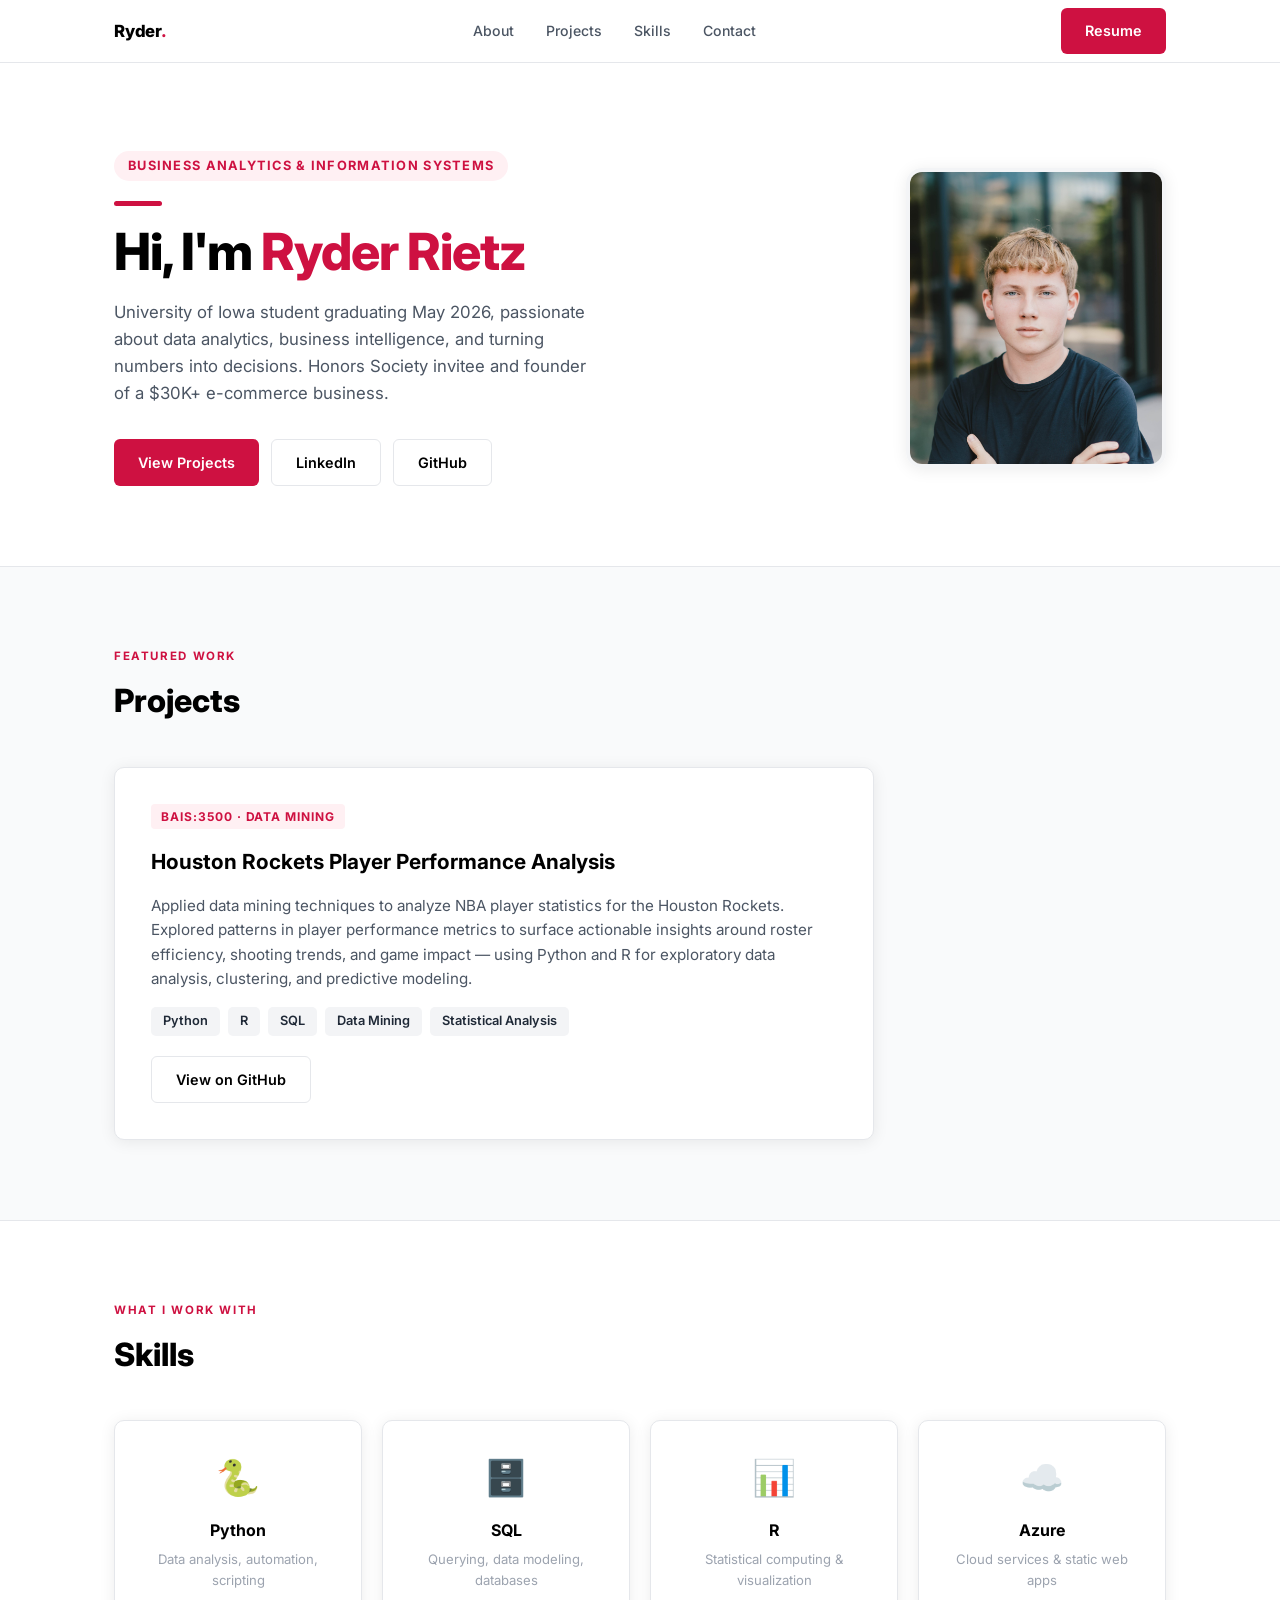
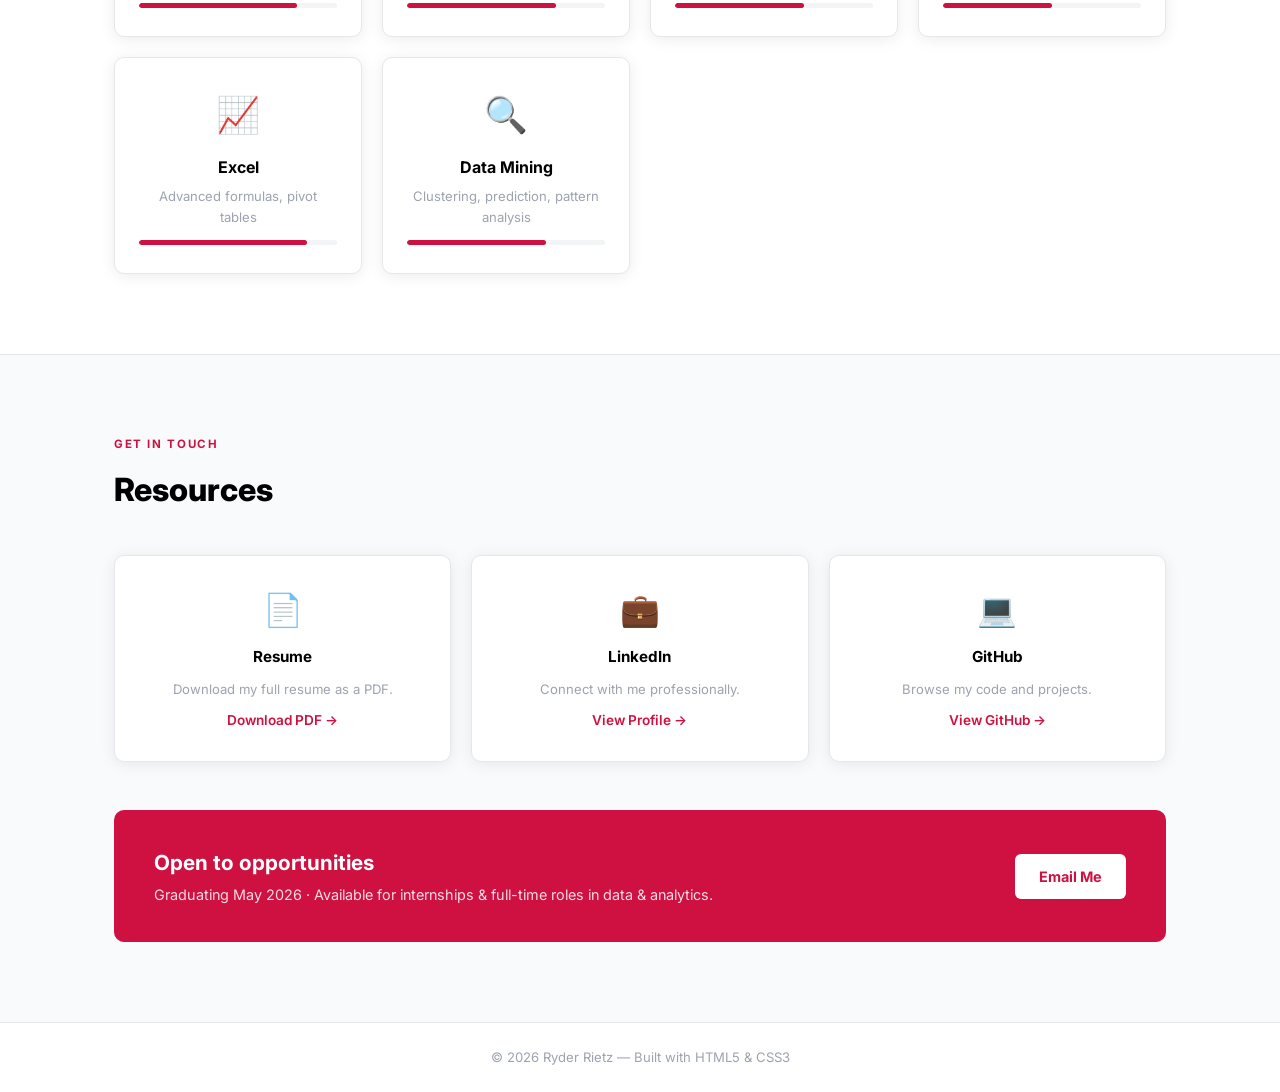
<file: index.html>
<!DOCTYPE html>
<html lang="en">
<head>
  <meta charset="UTF-8" />
  <meta name="viewport" content="width=device-width, initial-scale=1.0" />
  <meta name="description" content="Ryder Rietz — Business Analytics & Information Systems student at the University of Iowa." />
  <title>Ryder Rietz | Portfolio</title>
  <link rel="stylesheet" href="style.css" />
</head>
<body>

  <!-- ─── Header ──────────────────────────────────────── -->
  <header>
    <div class="container nav-inner">
      <a href="#hero" class="nav-logo">Ryder<span>.</span></a>
      <nav aria-label="Primary navigation">
        <ul>
          <li><a href="#hero">About</a></li>
          <li><a href="#projects">Projects</a></li>
          <li><a href="#skills">Skills</a></li>
          <li><a href="#contact">Contact</a></li>
        </ul>
      </nav>
      <a href="Your_Resume.pdf" target="_blank" rel="noopener" class="btn btn-primary">Resume</a>
    </div>
  </header>

  <main>

    <!-- ─── Hero ─────────────────────────────────────────── -->
    <section id="hero" aria-label="Introduction">
      <div class="container hero-inner">

        <div class="hero-text">
          <span class="hero-eyebrow">Business Analytics &amp; Information Systems</span>
          <span class="hero-accent"></span>
          <h1>Hi, I'm <span>Ryder Rietz</span></h1>
          <p>
            University of Iowa student graduating May 2026, passionate about data analytics,
            business intelligence, and turning numbers into decisions. Honors Society invitee
            and founder of a $30K+ e-commerce business.
          </p>
          <div class="hero-buttons">
            <a href="#projects" class="btn btn-primary">View Projects</a>
            <a href="https://www.linkedin.com/in/ryder-rietz-9258b3332/" target="_blank" rel="noopener" class="btn btn-outline">LinkedIn</a>
            <a href="https://github.com/RyderRietz" target="_blank" rel="noopener" class="btn btn-outline">GitHub</a>
          </div>
        </div>

        <div class="hero-photo">
          <img src="images/headshot.jpg" alt="Ryder Rietz profile photo" />
        </div>

      </div>
    </section>

    <!-- ─── Projects ──────────────────────────────────────── -->
    <section id="projects" aria-label="Featured projects">
      <div class="container">
        <p class="section-label">Featured Work</p>
        <h2 class="section-title">Projects</h2>

        <div class="project-card">
          <span class="project-tag">BAIS:3500 &middot; Data Mining</span>
          <h3>Houston Rockets Player Performance Analysis</h3>
          <p>
            Applied data mining techniques to analyze NBA player statistics for the Houston Rockets.
            Explored patterns in player performance metrics to surface actionable insights around
            roster efficiency, shooting trends, and game impact — using Python and R for
            exploratory data analysis, clustering, and predictive modeling.
          </p>
          <div class="project-tech">
            <span class="tech-badge">Python</span>
            <span class="tech-badge">R</span>
            <span class="tech-badge">SQL</span>
            <span class="tech-badge">Data Mining</span>
            <span class="tech-badge">Statistical Analysis</span>
          </div>
          <div class="project-links">
            <a href="https://github.com/RyderRietz" target="_blank" rel="noopener" class="btn btn-outline">View on GitHub</a>
          </div>
        </div>

      </div>
    </section>

    <!-- ─── Skills ────────────────────────────────────────── -->
    <section id="skills" aria-label="Technical skills">
      <div class="container">
        <p class="section-label">What I Work With</p>
        <h2 class="section-title">Skills</h2>

        <div class="skills-grid">

          <div class="skill-card">
            <div class="skill-icon" aria-hidden="true">🐍</div>
            <h4>Python</h4>
            <p>Data analysis, automation, scripting</p>
            <div class="skill-bar-wrap">
              <div class="skill-bar" style="width:80%"></div>
            </div>
          </div>

          <div class="skill-card">
            <div class="skill-icon" aria-hidden="true">🗄️</div>
            <h4>SQL</h4>
            <p>Querying, data modeling, databases</p>
            <div class="skill-bar-wrap">
              <div class="skill-bar" style="width:75%"></div>
            </div>
          </div>

          <div class="skill-card">
            <div class="skill-icon" aria-hidden="true">📊</div>
            <h4>R</h4>
            <p>Statistical computing &amp; visualization</p>
            <div class="skill-bar-wrap">
              <div class="skill-bar" style="width:65%"></div>
            </div>
          </div>

          <div class="skill-card">
            <div class="skill-icon" aria-hidden="true">☁️</div>
            <h4>Azure</h4>
            <p>Cloud services &amp; static web apps</p>
            <div class="skill-bar-wrap">
              <div class="skill-bar" style="width:55%"></div>
            </div>
          </div>

          <div class="skill-card">
            <div class="skill-icon" aria-hidden="true">📈</div>
            <h4>Excel</h4>
            <p>Advanced formulas, pivot tables</p>
            <div class="skill-bar-wrap">
              <div class="skill-bar" style="width:85%"></div>
            </div>
          </div>

          <div class="skill-card">
            <div class="skill-icon" aria-hidden="true">🔍</div>
            <h4>Data Mining</h4>
            <p>Clustering, prediction, pattern analysis</p>
            <div class="skill-bar-wrap">
              <div class="skill-bar" style="width:70%"></div>
            </div>
          </div>

        </div>
      </div>
    </section>

    <!-- ─── Resources / Contact ───────────────────────────── -->
    <section id="contact" aria-label="Resources and contact">
      <div class="container">
        <p class="section-label">Get in Touch</p>
        <h2 class="section-title">Resources</h2>

        <div class="resources-grid">

          <div class="resource-card">
            <div class="resource-icon" aria-hidden="true">📄</div>
            <h4>Resume</h4>
            <p>Download my full resume as a PDF.</p>
            <a href="Your_Resume.pdf" target="_blank" rel="noopener">Download PDF &rarr;</a>
          </div>

          <div class="resource-card">
            <div class="resource-icon" aria-hidden="true">💼</div>
            <h4>LinkedIn</h4>
            <p>Connect with me professionally.</p>
            <a href="https://www.linkedin.com/in/ryder-rietz-9258b3332/" target="_blank" rel="noopener">View Profile &rarr;</a>
          </div>

          <div class="resource-card">
            <div class="resource-icon" aria-hidden="true">💻</div>
            <h4>GitHub</h4>
            <p>Browse my code and projects.</p>
            <a href="https://github.com/RyderRietz" target="_blank" rel="noopener">View GitHub &rarr;</a>
          </div>

        </div>

        <div class="contact-bar">
          <div>
            <h3>Open to opportunities</h3>
            <p>Graduating May 2026 &middot; Available for internships &amp; full-time roles in data &amp; analytics.</p>
          </div>
          <a href="mailto:Jrietz@uiowa.edu" class="btn btn-white">Email Me</a>
        </div>

      </div>
    </section>

  </main>

  <!-- ─── Footer ───────────────────────────────────────── -->
  <footer>
    <p>&copy; 2026 Ryder Rietz &mdash; Built with HTML5 &amp; CSS3</p>
  </footer>

</body>
</html>
</file>
<file: style.css>
@import url('https://fonts.googleapis.com/css2?family=Inter:wght@400;500;600;700;800&display=swap');

/* ─── Reset & Base ─────────────────────────────────── */
*, *::before, *::after {
  box-sizing: border-box;
  margin: 0;
  padding: 0;
}

:root {
  --red:      #CE1141;
  --black:    #000000;
  --white:    #FFFFFF;
  --gray-50:  #F9FAFB;
  --gray-100: #F3F4F6;
  --gray-200: #E5E7EB;
  --gray-400: #9CA3AF;
  --gray-600: #4B5563;
  --gray-800: #1F2937;
  --font:     'Inter', Arial, sans-serif;
  --max-w:    1100px;
  --radius:   10px;
  --shadow:   0 2px 16px rgba(0,0,0,0.08);
}

html { scroll-behavior: smooth; }

body {
  font-family: var(--font);
  color: var(--black);
  background: var(--white);
  line-height: 1.6;
}

a { color: inherit; text-decoration: none; }
img { display: block; max-width: 100%; }

/* ─── Utility ───────────────────────────────────────── */
.container {
  width: 100%;
  max-width: var(--max-w);
  margin: 0 auto;
  padding: 0 24px;
}

.btn {
  display: inline-flex;
  align-items: center;
  gap: 8px;
  padding: 11px 24px;
  border-radius: 6px;
  font-weight: 600;
  font-size: 0.9rem;
  transition: transform 0.18s, box-shadow 0.18s, background 0.18s, color 0.18s, border-color 0.18s;
  cursor: pointer;
  border: none;
}

.btn:hover {
  transform: translateY(-2px);
  box-shadow: 0 6px 18px rgba(0,0,0,0.12);
}

.btn-primary   { background: var(--red); color: var(--white); }
.btn-primary:hover { background: #b00e38; }

.btn-outline   { background: transparent; color: var(--black); border: 1.5px solid var(--gray-200); }
.btn-outline:hover { border-color: var(--red); color: var(--red); }

.btn-white     { background: var(--white); color: var(--red); font-weight: 700; }
.btn-white:hover { background: var(--gray-100); }

.section-label {
  font-size: 0.72rem;
  font-weight: 700;
  letter-spacing: 0.14em;
  text-transform: uppercase;
  color: var(--red);
  margin-bottom: 10px;
}

.section-title {
  font-size: 2rem;
  font-weight: 800;
  color: var(--black);
  margin-bottom: 40px;
}

/* ─── Header / Nav ──────────────────────────────────── */
header {
  position: sticky;
  top: 0;
  z-index: 100;
  background: rgba(255,255,255,0.95);
  backdrop-filter: blur(10px);
  border-bottom: 1px solid var(--gray-200);
}

.nav-inner {
  display: flex;
  align-items: center;
  justify-content: space-between;
  height: 62px;
}

.nav-logo {
  font-weight: 800;
  font-size: 1.05rem;
  letter-spacing: -0.01em;
  color: var(--black);
}

.nav-logo span { color: var(--red); }

nav ul {
  list-style: none;
  display: flex;
  gap: 32px;
}

nav ul a {
  font-size: 0.88rem;
  font-weight: 500;
  color: var(--gray-600);
  transition: color 0.18s;
}

nav ul a:hover { color: var(--red); }

/* ─── Hero ──────────────────────────────────────────── */
#hero { padding: 88px 0 80px; }

.hero-inner {
  display: flex;
  align-items: center;
  gap: 64px;
}

.hero-text { flex: 1; }

.hero-eyebrow {
  display: inline-block;
  background: #FFF0F3;
  color: var(--red);
  font-size: 0.8rem;
  font-weight: 700;
  letter-spacing: 0.1em;
  text-transform: uppercase;
  padding: 5px 14px;
  border-radius: 20px;
  margin-bottom: 20px;
}

.hero-accent {
  display: block;
  width: 48px;
  height: 5px;
  background: var(--red);
  border-radius: 3px;
  margin-bottom: 16px;
}

.hero-text h1 {
  font-size: clamp(2.2rem, 5vw, 3.2rem);
  font-weight: 800;
  line-height: 1.15;
  letter-spacing: -0.02em;
  margin-bottom: 18px;
}

.hero-text h1 span { color: var(--red); }

.hero-text p {
  font-size: 1.05rem;
  color: var(--gray-600);
  max-width: 480px;
  margin-bottom: 32px;
}

.hero-buttons {
  display: flex;
  flex-wrap: wrap;
  gap: 12px;
}

.hero-photo { flex-shrink: 0; }

.hero-photo img {
  width: 260px;
  height: 300px;
  object-fit: cover;
  object-position: top;
  border-radius: 16px;
  box-shadow: var(--shadow);
  border: 4px solid var(--gray-100);
}

/* ─── Projects ──────────────────────────────────────── */
#projects {
  padding: 80px 0;
  background: var(--gray-50);
  border-top: 1px solid var(--gray-200);
}

.project-card {
  background: var(--white);
  border: 1px solid var(--gray-200);
  border-radius: var(--radius);
  padding: 36px;
  box-shadow: var(--shadow);
  display: flex;
  flex-direction: column;
  gap: 16px;
  max-width: 760px;
}

.project-tag {
  display: inline-block;
  background: #FFF0F3;
  color: var(--red);
  font-size: 0.75rem;
  font-weight: 700;
  letter-spacing: 0.08em;
  text-transform: uppercase;
  padding: 3px 10px;
  border-radius: 4px;
  width: fit-content;
}

.project-card h3 { font-size: 1.3rem; font-weight: 700; }
.project-card p  { color: var(--gray-600); font-size: 0.95rem; }

.project-tech {
  display: flex;
  flex-wrap: wrap;
  gap: 8px;
}

.tech-badge {
  background: var(--gray-100);
  color: var(--gray-800);
  font-size: 0.8rem;
  font-weight: 600;
  padding: 4px 12px;
  border-radius: 5px;
}

.project-links { display: flex; gap: 12px; flex-wrap: wrap; padding-top: 4px; }

/* ─── Skills ────────────────────────────────────────── */
#skills {
  padding: 80px 0;
  border-top: 1px solid var(--gray-200);
}

.skills-grid {
  display: grid;
  grid-template-columns: repeat(auto-fit, minmax(200px, 1fr));
  gap: 20px;
}

.skill-card {
  background: var(--white);
  border: 1px solid var(--gray-200);
  border-radius: var(--radius);
  padding: 28px 24px;
  text-align: center;
  box-shadow: var(--shadow);
  transition: border-color 0.2s, transform 0.2s;
}

.skill-card:hover { border-color: var(--red); transform: translateY(-3px); }

.skill-icon { font-size: 2.2rem; margin-bottom: 12px; }
.skill-card h4 { font-size: 1rem; font-weight: 700; margin-bottom: 6px; }
.skill-card p  { font-size: 0.82rem; color: var(--gray-400); }

.skill-bar-wrap {
  margin-top: 12px;
  background: var(--gray-100);
  border-radius: 4px;
  height: 5px;
  overflow: hidden;
}

.skill-bar { height: 100%; background: var(--red); border-radius: 4px; }

/* ─── Contact / Resources ───────────────────────────── */
#contact {
  padding: 80px 0;
  background: var(--gray-50);
  border-top: 1px solid var(--gray-200);
}

.resources-grid {
  display: grid;
  grid-template-columns: repeat(auto-fit, minmax(220px, 1fr));
  gap: 20px;
  margin-bottom: 48px;
}

.resource-card {
  background: var(--white);
  border: 1px solid var(--gray-200);
  border-radius: var(--radius);
  padding: 28px 24px;
  text-align: center;
  box-shadow: var(--shadow);
  transition: border-color 0.2s, transform 0.2s;
  display: flex;
  flex-direction: column;
  align-items: center;
  gap: 10px;
}

.resource-card:hover { border-color: var(--red); transform: translateY(-3px); }

.resource-icon { font-size: 2rem; }
.resource-card h4 { font-weight: 700; font-size: 0.95rem; }
.resource-card p  { font-size: 0.82rem; color: var(--gray-400); }

.resource-card a {
  font-size: 0.85rem;
  font-weight: 600;
  color: var(--red);
  border-bottom: 1px solid transparent;
  transition: border-color 0.18s;
}

.resource-card a:hover { border-color: var(--red); }

.contact-bar {
  background: var(--red);
  color: var(--white);
  border-radius: var(--radius);
  padding: 36px 40px;
  display: flex;
  align-items: center;
  justify-content: space-between;
  flex-wrap: wrap;
  gap: 20px;
}

.contact-bar h3 { font-size: 1.3rem; font-weight: 700; margin-bottom: 4px; }
.contact-bar p  { font-size: 0.9rem; opacity: 0.85; }

/* ─── Footer ────────────────────────────────────────── */
footer {
  border-top: 1px solid var(--gray-200);
  padding: 24px;
  text-align: center;
  font-size: 0.82rem;
  color: var(--gray-400);
}

/* ─── Responsive ────────────────────────────────────── */
@media (max-width: 768px) {
  .hero-inner {
    flex-direction: column-reverse;
    gap: 36px;
    text-align: center;
  }

  .hero-text p     { max-width: 100%; }
  .hero-buttons    { justify-content: center; }
  .hero-photo img  { width: 180px; height: 210px; }
  nav ul           { display: none; }
  .section-title   { font-size: 1.6rem; }
  .contact-bar     { text-align: center; justify-content: center; }
}
</file>
